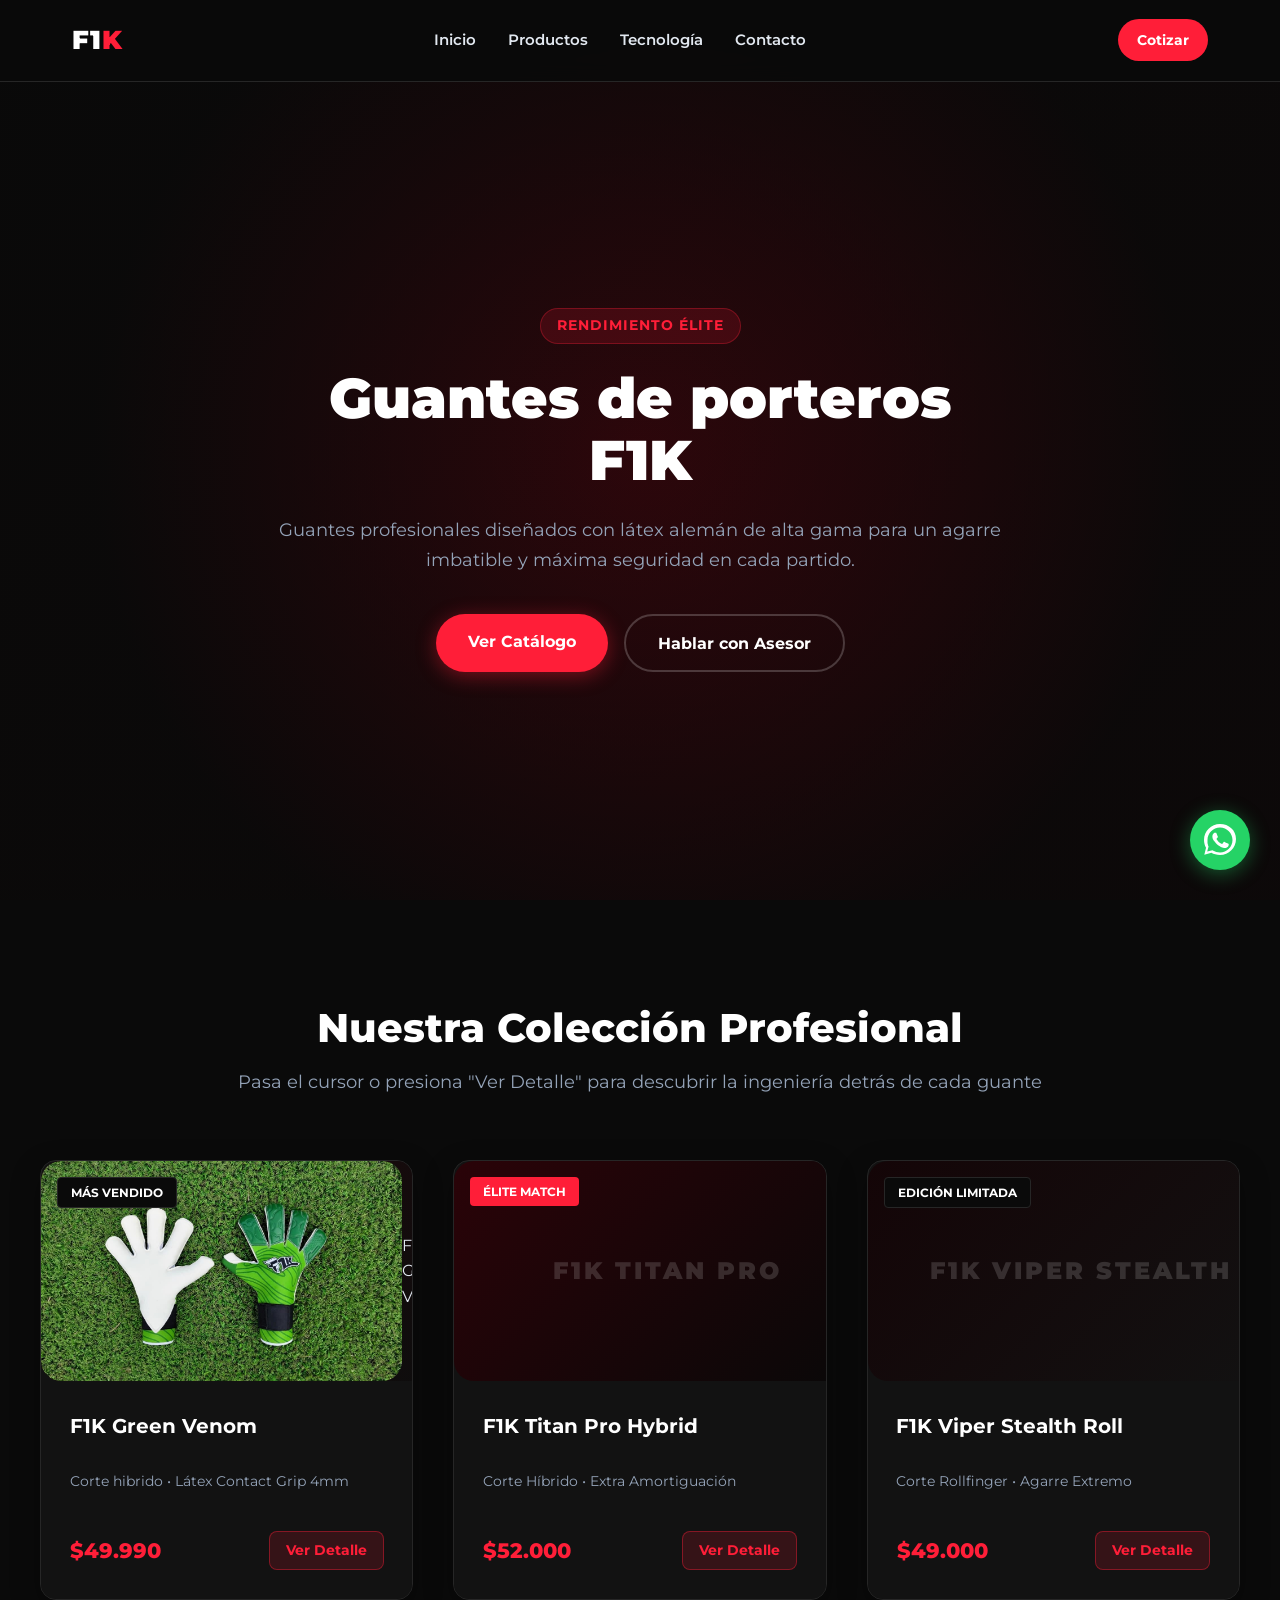
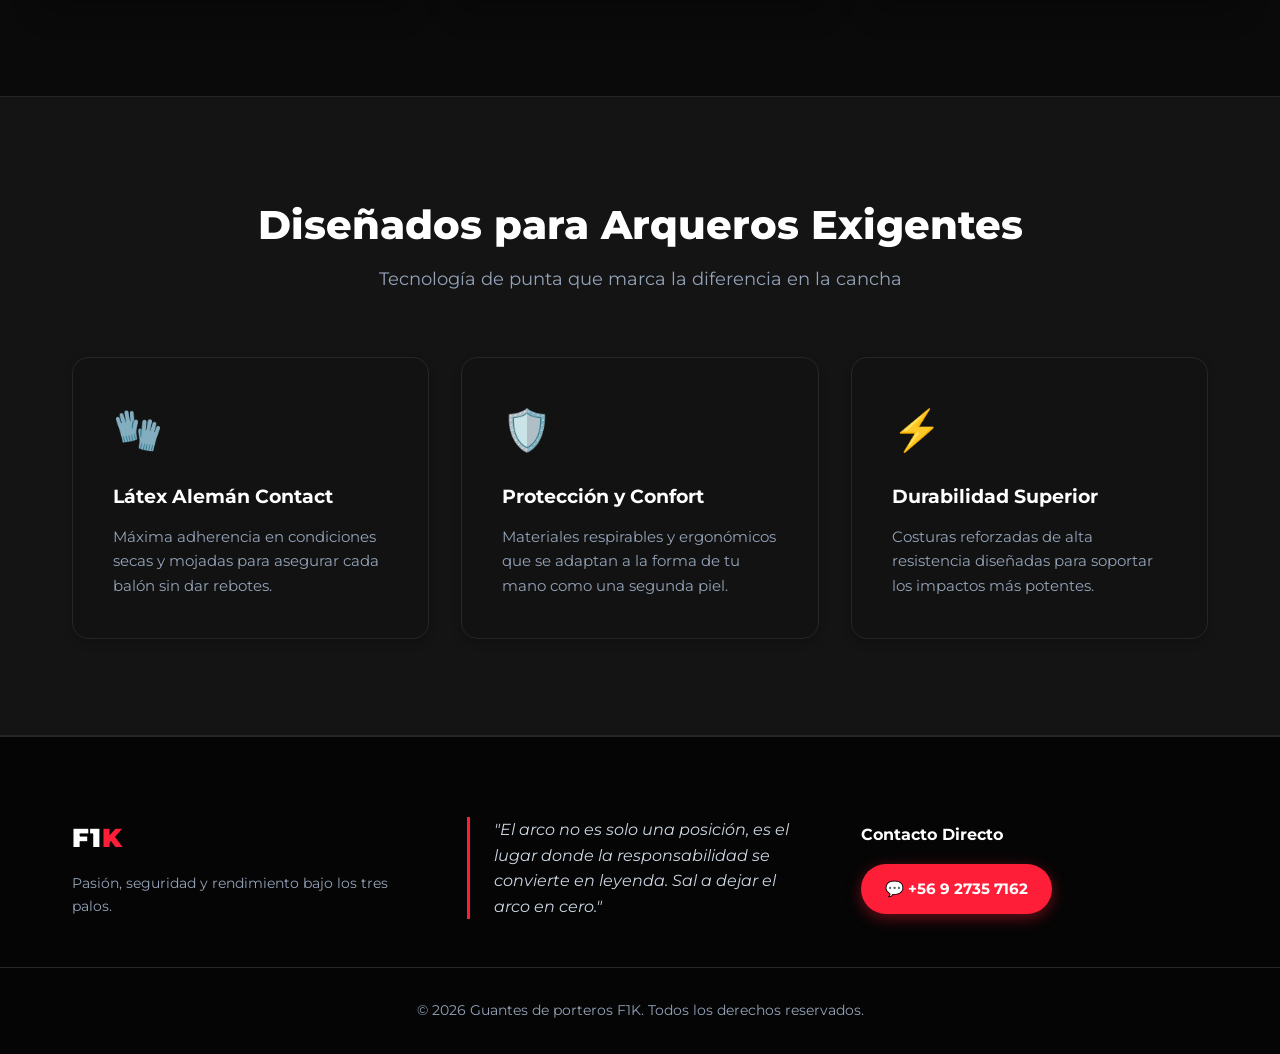
<file: index.html>
<!DOCTYPE html>
<html lang="es">
<head>
    <meta charset="UTF-8">
    <meta name="viewport" content="width=device-width, initial-scale=1.0">
    <title>Guantes de porteros F1K | Guantes Profesionales para Arqueros</title>
    <link rel="stylesheet" href="style.css">
    <!-- Fuentes de Google Fonts -->
    <link rel="preconnect" href="https://fonts.googleapis.com">
    <link rel="preconnect" href="https://fonts.gstatic.com" crossorigin>
    <link href="https://fonts.googleapis.com/css2?family=Montserrat:wght@400;600;700;800;900&display=swap" rel="stylesheet">
</head>
<body>

    <!-- Header / Barra de Navegación -->
    <header class="header">
        <div class="container nav-container">
            <div class="logo">F1<span>K</span></div>
            <nav class="nav-menu">
                <a href="#inicio">Inicio</a>
                <a href="#productos">Productos</a>
                <a href="#tecnologia">Tecnología</a>
                <a href="#contacto">Contacto</a>
            </nav>
            <a href="https://wa.me/56927357162" class="btn-nav" target="_blank" rel="noopener noreferrer">Cotizar</a>
        </div>
    </header>

    <!-- Sección Hero -->
    <section id="inicio" class="hero">
        <div class="hero-overlay"></div>
        <div class="container hero-content">
            <span class="badge">Rendimiento Élite</span>
            <h1>Guantes de porteros F1K</h1>
            <p>Guantes profesionales diseñados con látex alemán de alta gama para un agarre imbatible y máxima seguridad en cada partido.</p>
            <div class="hero-buttons">
                <a href="#productos" class="btn btn-primary">Ver Catálogo</a>
                <a href="https://wa.me/56927357162" class="btn btn-secondary" target="_blank" rel="noopener noreferrer">Hablar con Asesor</a>
            </div>
        </div>
    </section>

    <!-- Sección de Productos -->
    <section id="productos" class="products container">
        <div class="section-title">
            <h2>Nuestra Colección Profesional</h2>
            <p>Pasa el cursor o presiona "Ver Detalle" para descubrir la ingeniería detrás de cada guante</p>
        </div>
        <div class="product-grid">
            <!-- Producto 1 -->
            <div class="card-container">
                <div class="card-flipper">
                    <!-- Frente de la tarjeta -->
                    <div class="card-front">
                        <div class="product-tag">Más Vendido</div>
                        <div class="product-img-wrapper img-bg-1">
                            <img
                            src="img/green-venom.jpg.jpeg"
                            alt="GREEN VENOM"
                            <span class="img-title">F1K GREEN VENOM</span>
                        </div>
                        <div class="product-info">
                            <h3>F1K Green Venom</h3>
                            <p class="specs">Corte hibrido • Látex Contact Grip 4mm</p>
                            <div class="price-action">
                                <span class="price">$49.990</span>
                                <span class="btn-card">Ver Detalle</span>
                            </div>
                        </div>
                    </div>
                    <!-- Reverso de la tarjeta (Detalle con imagen de fondo oscurecida) -->
                    <div class="card-back img-bg-1">
                        <div class="card-back-content">
                            <h3>Detalles Técnicos</h3>
                            <ul>
                                <li><strong>Corte:</strong> Roll finger para una mayor amortiguacion al balon.</li>
                                <li><strong>Palma:</strong> 4mm Látex Alemán Contact Grip.</li>
                                <li><strong>Dorso:</strong> Neopreno ligero y transpirable, en el dorso con latex sintetico en la zona de despeje de puños para un mejor despeje y durabilidad.</li>
                                <li><strong>Muñequera:</strong> Elástica en la muñequera de una vuelta para un ajuste otimo.</li>
                            </ul>
                            <a href="https://wa.me/56927357162?text=Hola,%20quiero%20comprar%20el%20modelo%20F1K%20X1%20Negative" class="btn-whatsapp-card" target="_blank" rel="noopener noreferrer">Pedir por WhatsApp</a>
                        </div>
                    </div>
                </div>
            </div>

            <!-- Producto 2 -->
            <div class="card-container">
                <div class="card-flipper">
                    <!-- Frente de la tarjeta -->
                    <div class="card-front">
                        <div class="product-tag elite">Élite Match</div>
                        <div class="product-img-wrapper img-bg-2">
                            <span class="img-title">F1K TITAN PRO</span>
                        </div>
                        <div class="product-info">
                            <h3>F1K Titan Pro Hybrid</h3>
                            <p class="specs">Corte Híbrido • Extra Amortiguación</p>
                            <div class="price-action">
                                <span class="price">$52.000</span>
                                <span class="btn-card">Ver Detalle</span>
                            </div>
                        </div>
                    </div>
                    <!-- Reverso de la tarjeta -->
                    <div class="card-back img-bg-2">
                        <div class="card-back-content">
                            <h3>Detalles Técnicos</h3>
                            <ul>
                                <li><strong>Corte:</strong> Híbrido Roll-Negative avanzado.</li>
                                <li><strong>Palma:</strong> Látex Pro Grip de alto rendimiento en lluvia.</li>
                                <li><strong>Zona de Puños:</strong> Relieve 3D de alta densidad para despejes.</li>
                                <li><strong>Protección:</strong> Dedos sin férulas (máxima flexibilidad).</li>
                            </ul>
                            <a href="https://wa.me/56927357162?text=Hola,%20quiero%20comprar%20el%20modelo%20F1K%20Titan%20Pro%20Hybrid" class="btn-whatsapp-card" target="_blank" rel="noopener noreferrer">Pedir por WhatsApp</a>
                        </div>
                    </div>
                </div>
            </div>

            <!-- Producto 3 -->
            <div class="card-container">
                <div class="card-flipper">
                    <!-- Frente de la tarjeta -->
                    <div class="card-front">
                        <div class="product-tag">Edición Limitada</div>
                        <div class="product-img-wrapper img-bg-3">
                            <span class="img-title">F1K VIPER STEALTH</span>
                        </div>
                        <div class="product-info">
                            <h3>F1K Viper Stealth Roll</h3>
                            <p class="specs">Corte Rollfinger • Agarre Extremo</p>
                            <div class="price-action">
                                <span class="price">$49.000</span>
                                <span class="btn-card">Ver Detalle</span>
                            </div>
                        </div>
                    </div>
                    <!-- Reverso de la tarjeta -->
                    <div class="card-back img-bg-3">
                        <div class="card-back-content">
                            <h3>Detalles Técnicos</h3>
                            <ul>
                                <li><strong>Corte:</strong> Rollfinger clásico con máxima superficie de contacto.</li>
                                <li><strong>Palma:</strong> Látex alemán absorbe-impactos.</li>
                                <li><strong>Cuerpo:</strong> Neopreno de alta gama con diseño aerodinámico.</li>
                                <li><strong>Uso recomendado:</strong> Partidos profesionales en pasto natural.</li>
                            </ul>
                            <a href="https://wa.me/56927357162?text=Hola,%20quiero%20comprar%20el%20modelo%20F1K%20Viper%20Stealth%20Roll" class="btn-whatsapp-card" target="_blank" rel="noopener noreferrer">Pedir por WhatsApp</a>
                        </div>
                    </div>
                </div>
            </div>
        </div>
    </section>

    <!-- Sección de Tecnología / Diferenciales -->
    <section id="tecnologia" class="tech-section">
        <div class="container">
            <div class="section-title">
                <h2>Diseñados para Arqueros Exigentes</h2>
                <p>Tecnología de punta que marca la diferencia en la cancha</p>
            </div>
            <div class="tech-grid">
                <div class="tech-card">
                    <div class="tech-icon">🧤</div>
                    <h3>Látex Alemán Contact</h3>
                    <p>Máxima adherencia en condiciones secas y mojadas para asegurar cada balón sin dar rebotes.</p>
                </div>
                <div class="tech-card">
                    <div class="tech-icon">🛡️</div>
                    <h3>Protección y Confort</h3>
                    <p>Materiales respirables y ergonómicos que se adaptan a la forma de tu mano como una segunda piel.</p>
                </div>
                <div class="tech-card">
                    <div class="tech-icon">⚡</div>
                    <h3>Durabilidad Superior</h3>
                    <p>Costuras reforzadas de alta resistencia diseñadas para soportar los impactos más potentes.</p>
                </div>
            </div>
        </div>
    </section>

    <!-- Botón flotante de WhatsApp -->
    <a href="https://wa.me/56927357162?text=Hola,%20necesito%20asesoría%20para%20elegir%20mis%20guantes%20profesionales%20F1K" class="whatsapp-float" target="_blank" rel="noopener noreferrer" aria-label="Contacto por WhatsApp">
        <svg xmlns="http://www.w3.org/2000/svg" viewBox="0 0 32 32" width="32" height="32" fill="currentColor"><path d="M16 0C7.164 0 0 7.164 0 16c0 2.822.738 5.485 2.028 7.792L.322 30.678l7.086-1.856C9.578 30.17 12.697 31 16 31c8.836 0 16-7.164 16-16S24.836 0 16 0zm0 28.5c-2.585 0-5.01-.715-7.072-1.957l-.507-.307-5.228 1.37 1.398-5.1-.33-.532A12.43 12.43 0 0 1 3.5 16C3.5 9.096 9.096 3.5 16 3.5S28.5 9.096 28.5 16 22.904 28.5 16 28.5zm7.33-9.288c-.402-.2-2.382-1.176-2.752-1.31-.37-.134-.638-.2-.906.2-.268.4-.972 1.31-1.192 1.58-.22.27-.44.302-.81.102-.37-.2-1.562-.576-2.977-1.836-1.1-1.002-1.84-2.24-2.056-2.61-.216-.37-.023-.57.174-.768.178-.178.402-.464.602-.696.2-.232.268-.4.402-.668.134-.268.067-.502-.034-.702-.102-.2-.906-2.184-1.242-2.99-.324-.784-.654-.678-.906-.69l-.774-.014c-.268 0-.704.1-1.072.5-.37.4-1.41 1.376-1.41 3.356s1.444 3.89 1.644 4.158c.2.268 2.834 4.328 6.87 6.068.96.414 1.71.662 2.292.848.964.306 1.84.262 2.532.158.772-.116 2.382-.974 2.718-1.914.336-.94.336-1.748.236-1.914-.1-.168-.37-.268-.772-.468z"/></svg>
    </a>

    <!-- Footer -->
    <footer id="contacto" class="footer">
        <div class="container footer-content">
            <div class="footer-brand">
                <div class="logo">F1<span>K</span></div>
                <p>Pasión, seguridad y rendimiento bajo los tres palos.</p>
            </div>
            <div class="footer-quote">
                <p class="quote-text">"El arco no es solo una posición, es el lugar donde la responsabilidad se convierte en leyenda. Sal a dejar el arco en cero."</p>
            </div>
            <div class="footer-contact">
                <h4>Contacto Directo</h4>
                <a href="https://wa.me/56927357162" class="footer-whatsapp-btn" target="_blank" rel="noopener noreferrer">
                    💬 +56 9 2735 7162
                </a>
            </div>
        </div>
        <div class="footer-bottom">
            <p>&copy; 2026 Guantes de porteros F1K. Todos los derechos reservados.</p>
        </div>
    </footer>

</body>
</html>
</file>
<file: style.css>
/* Variables y Estilos Generales - Tema Negro y Rojo Fluorescente */
:root {
    --primary: #0a0a0a;
    --secondary: #121212;
    --accent: #ff1e38;
    --accent-hover: #e0122b;
    --text-color: #e2e8f0;
    --text-muted: #94a3b8;
    --light-bg: #141414;
    --white: #ffffff;
    --border-color: #262626;
    --transition: all 0.3s ease;
}

* {
    margin: 0;
    padding: 0;
    box-sizing: border-box;
}

html {
    scroll-behavior: smooth;
}

body {
    font-family: 'Montserrat', sans-serif;
    color: var(--text-color);
    background-color: var(--primary);
    line-height: 1.6;
}

.container {
    max-width: 1200px;
    margin: 0 auto;
    padding: 0 2rem;
}

/* Header */
.header {
    position: fixed;
    top: 0;
    left: 0;
    width: 100%;
    background: rgba(10, 10, 10, 0.95);
    backdrop-filter: blur(10px);
    z-index: 1000;
    padding: 1.2rem 0;
    border-bottom: 1px solid var(--border-color);
}

.nav-container {
    display: flex;
    justify-content: space-between;
    align-items: center;
}

.logo {
    color: var(--white);
    font-size: 1.6rem;
    font-weight: 900;
    letter-spacing: 1px;
}

.logo span {
    color: var(--accent);
}

.nav-menu {
    display: flex;
    gap: 2rem;
}

.nav-menu a {
    color: var(--text-color);
    text-decoration: none;
    font-weight: 600;
    font-size: 0.95rem;
    transition: var(--transition);
}

.nav-menu a:hover {
    color: var(--accent);
}

.btn-nav {
    background-color: var(--accent);
    color: var(--white);
    padding: 0.6rem 1.2rem;
    border-radius: 50px;
    text-decoration: none;
    font-weight: 700;
    font-size: 0.9rem;
    transition: var(--transition);
}

.btn-nav:hover {
    background-color: var(--accent-hover);
    transform: translateY(-2px);
    box-shadow: 0 0 15px rgba(255, 30, 56, 0.4);
}

/* Hero Section */
.hero {
    position: relative;
    height: 100vh;
    background: linear-gradient(135deg, #050505 0%, #1a0205 100%);
    display: flex;
    align-items: center;
    text-align: center;
    color: var(--white);
    padding-top: 80px;
}

.hero-overlay {
    position: absolute;
    top: 0;
    left: 0;
    width: 100%;
    height: 100%;
    background: radial-gradient(circle, rgba(255, 30, 56, 0.12) 0%, rgba(10, 10, 10, 0.85) 70%);
}

.hero-content {
    position: relative;
    z-index: 2;
    max-width: 800px;
    margin: 0 auto;
}

.badge {
    display: inline-block;
    background: rgba(255, 30, 56, 0.15);
    color: var(--accent);
    padding: 0.4rem 1rem;
    border-radius: 50px;
    font-weight: 700;
    font-size: 0.85rem;
    margin-bottom: 1.5rem;
    letter-spacing: 1px;
    text-transform: uppercase;
    border: 1px solid rgba(255, 30, 56, 0.3);
}

.hero h1 {
    font-size: 3.5rem;
    font-weight: 900;
    line-height: 1.1;
    margin-bottom: 1.5rem;
    color: var(--white);
}

.hero p {
    font-size: 1.15rem;
    color: var(--text-muted);
    margin-bottom: 2.5rem;
}

.hero-buttons {
    display: flex;
    gap: 1rem;
    justify-content: center;
}

.btn {
    padding: 0.9rem 2rem;
    border-radius: 50px;
    font-weight: 700;
    text-decoration: none;
    transition: var(--transition);
    font-size: 1rem;
}

.btn-primary {
    background-color: var(--accent);
    color: var(--white);
    box-shadow: 0 4px 20px rgba(255, 30, 56, 0.4);
}

.btn-primary:hover {
    background-color: var(--accent-hover);
    transform: translateY(-3px);
    box-shadow: 0 6px 25px rgba(255, 30, 56, 0.6);
}

.btn-secondary {
    background: transparent;
    color: var(--white);
    border: 2px solid rgba(255, 255, 255, 0.2);
}

.btn-secondary:hover {
    border-color: var(--accent);
    background: rgba(255, 30, 56, 0.05);
}

/* Sección Productos & Efecto Flip 3D (Sin JS) */
.products {
    padding: 6rem 0;
}

.section-title {
    text-align: center;
    margin-bottom: 4rem;
}

.section-title h2 {
    font-size: 2.5rem;
    font-weight: 800;
    color: var(--white);
    margin-bottom: 0.5rem;
}

.section-title p {
    color: var(--text-muted);
    font-size: 1.1rem;
}

.product-grid {
    display: grid;
    grid-template-columns: repeat(auto-fit, minmax(320px, 1fr));
    gap: 2.5rem;
}

/* Contenedor con perspectiva 3D */
.card-container {
    background-color: transparent;
    height: 440px;
    perspective: 1000px;
}

/* Flipper que rota 180 grados al hacer hover */
.card-flipper {
    position: relative;
    width: 100%;
    height: 100%;
    transition: transform 0.6s cubic-bezier(0.4, 0.2, 0.2, 1);
    transform-style: preserve-3d;
    border-radius: 16px;
    box-shadow: 0 10px 30px rgba(0, 0, 0, 0.3);
}

.card-container:hover .card-flipper {
    transform: rotateY(180deg);
}

/* Propiedades comunes de las caras de la tarjeta */
.card-front, .card-back {
    position: absolute;
    width: 100%;
    height: 100%;
    backface-visibility: hidden;
    -webkit-backface-visibility: hidden;
    border-radius: 16px;
    overflow: hidden;
    border: 1px solid var(--border-color);
}

/* Frente de la tarjeta */
.card-front {
    background: var(--secondary);
    display: flex;
    flex-direction: column;
}

.product-tag {
    position: absolute;
    top: 1rem;
    left: 1rem;
    background: var(--primary);
    color: var(--white);
    font-size: 0.75rem;
    font-weight: 700;
    padding: 0.3rem 0.8rem;
    border-radius: 4px;
    z-index: 2;
    text-transform: uppercase;
    border: 1px solid var(--border-color);
}

.product-tag.elite {
    background: var(--accent);
    border: none;
}

/* Fondos simulados con imágenes corporativas oscuras */
.product-img-wrapper {
    height: 220px;
    display: flex;
    align-items: center;
    justify-content: center;
    position: relative;
}

.img-bg-1 {
    background: linear-gradient(135deg, #1f080b 0%, #0d0d0d 100%);
}

.img-bg-2 {
    background: linear-gradient(135deg, #2a0308 0%, #080808 100%);
}

.img-bg-3 {
    background: linear-gradient(135deg, #140507 0%, #121212 100%);
}

.img-title {
    font-weight: 900;
    color: rgba(255, 255, 255, 0.15);
    letter-spacing: 3px;
    font-size: 1.5rem;
}

.product-info {
    padding: 1.8rem;
    display: flex;
    flex-direction: column;
    justify-content: space-between;
    flex-grow: 1;
    background-color: var(--secondary);
}

.product-info h3 {
    font-size: 1.25rem;
    font-weight: 700;
    color: var(--white);
    margin-bottom: 0.4rem;
}

.specs {
    font-size: 0.85rem;
    color: var(--text-muted);
    margin-bottom: 1rem;
}

.price-action {
    display: flex;
    justify-content: space-between;
    align-items: center;
}

.price {
    font-size: 1.3rem;
    font-weight: 800;
    color: var(--accent);
}

.btn-card {
    background-color: rgba(255, 30, 56, 0.15);
    color: var(--accent);
    border: 1px solid rgba(255, 30, 56, 0.4);
    padding: 0.5rem 1rem;
    border-radius: 8px;
    font-weight: 700;
    font-size: 0.85rem;
    cursor: pointer;
    transition: var(--transition);
}

.card-container:hover .btn-card {
    background-color: var(--accent);
    color: var(--white);
}

/* Reverso de la tarjeta (Detalle con imagen de fondo más oscurecida) */
.card-back {
    transform: rotateY(180deg);
    display: flex;
    align-items: center;
    padding: 2rem;
    position: relative;
}

/* Capa de oscurecimiento extra sobre la misma imagen de fondo */
.card-back::before {
    content: '';
    position: absolute;
    top: 0;
    left: 0;
    width: 100%;
    height: 100%;
    background: rgba(5, 5, 5, 0.92);
    z-index: 1;
}

.card-back-content {
    position: relative;
    z-index: 2;
    width: 100%;
    color: var(--white);
}

.card-back-content h3 {
    font-size: 1.3rem;
    font-weight: 800;
    color: var(--accent);
    margin-bottom: 1rem;
    text-transform: uppercase;
    letter-spacing: 0.5px;
}

.card-back-content ul {
    list-style: none;
    margin-bottom: 1.5rem;
}

.card-back-content ul li {
    font-size: 0.9rem;
    color: var(--text-color);
    margin-bottom: 0.6rem;
    line-height: 1.4;
}

.card-back-content ul li strong {
    color: var(--white);
}

.btn-whatsapp-card {
    display: block;
    width: 100%;
    text-align: center;
    background-color: var(--accent);
    color: var(--white);
    padding: 0.8rem;
    border-radius: 8px;
    text-decoration: none;
    font-weight: 700;
    font-size: 0.9rem;
    transition: var(--transition);
    box-shadow: 0 4px 15px rgba(255, 30, 56, 0.4);
}

.btn-whatsapp-card:hover {
    background-color: var(--accent-hover);
    transform: translateY(-2px);
}

/* Sección Tecnología */
.tech-section {
    background-color: var(--light-bg);
    padding: 6rem 0;
    border-top: 1px solid var(--border-color);
    border-bottom: 1px solid var(--border-color);
}

.tech-grid {
    display: grid;
    grid-template-columns: repeat(auto-fit, minmax(300px, 1fr));
    gap: 2rem;
}

.tech-card {
    background: var(--secondary);
    padding: 2.5rem;
    border-radius: 16px;
    border: 1px solid var(--border-color);
    box-shadow: 0 4px 10px rgba(0,0,0,0.2);
}

.tech-icon {
    font-size: 2.5rem;
    margin-bottom: 1.2rem;
}

.tech-card h3 {
    font-size: 1.2rem;
    font-weight: 700;
    color: var(--white);
    margin-bottom: 0.8rem;
}

.tech-card p {
    color: var(--text-muted);
    font-size: 0.95rem;
}

/* Botón flotante de WhatsApp */
.whatsapp-float {
    position: fixed;
    bottom: 30px;
    right: 30px;
    background-color: #25d366;
    color: #ffffff;
    width: 60px;
    height: 60px;
    border-radius: 50%;
    display: flex;
    align-items: center;
    justify-content: center;
    box-shadow: 0 4px 20px rgba(37, 211, 102, 0.4);
    z-index: 1000;
    transition: var(--transition);
}

.whatsapp-float:hover {
    transform: scale(1.1);
    background-color: #22bf5b;
}

/* Footer */
.footer {
    background-color: #050505;
    color: var(--white);
    padding: 5rem 0 2rem;
    border-top: 1px solid var(--border-color);
}

.footer-content {
    display: grid;
    grid-template-columns: repeat(auto-fit, minmax(280px, 1fr));
    gap: 3rem;
    align-items: center;
    margin-bottom: 3rem;
}

.footer-brand p {
    color: var(--text-muted);
    margin-top: 0.8rem;
    font-size: 0.9rem;
}

.footer-quote {
    border-left: 3px solid var(--accent);
    padding-left: 1.5rem;
}

.quote-text {
    font-style: italic;
    color: #cbd5e1;
    font-size: 1rem;
    line-height: 1.6;
}

.footer-contact h4 {
    font-size: 1rem;
    margin-bottom: 1rem;
    color: var(--white);
}

.footer-whatsapp-btn {
    display: inline-block;
    background-color: var(--accent);
    color: var(--white);
    padding: 0.8rem 1.5rem;
    border-radius: 50px;
    text-decoration: none;
    font-weight: 700;
    font-size: 0.95rem;
    transition: var(--transition);
    box-shadow: 0 4px 15px rgba(255, 30, 56, 0.4);
}

.footer-whatsapp-btn:hover {
    background-color: var(--accent-hover);
    transform: translateY(-2px);
}

.footer-bottom {
    text-align: center;
    padding-top: 2rem;
    border-top: 1px solid var(--border-color);
    color: var(--text-muted);
    font-size: 0.85rem;
}

/* Responsivo */
@media (max-width: 768px) {
    .hero h1 {
        font-size: 2.5rem;
    }
    .nav-menu {
        display: none;
    }
}


/* Imagen real de los guantes F1K */
.product-img {
    width: 100%;
    aspect-ratio: 1 / 1;
    overflow: hidden;
    border-radius: 12px;
}

.product-img img {
    width: 100%;
    height: 200px;
    object-fit: cover;
    object-position: center;
    display: block;
    border-radius: 12px;
}

/* Imagen del producto GREEN VENOM */
.product-img-wrapper {
    width: 100%;
    aspect-ratio: 1 / 1;
    overflow: hidden;
    border-radius: 16px;
    position: relative;
}

.product-img-wrapper img {
    width: 100%;
    height: 150px;
    object-fit: cover;
    object-position: center;
    display: block;
    border-radius: 20px;
}
/* Contenedor de la imagen del producto */
.product-img-wrapper {
  width: 115%;
  aspect-ratio: 1 / 1; /* Mantiene el contenedor perfectamente cuadrado */
  overflow: hidden;
  border-radius: 20px;
  position: relative;
}

/* La imagen dentro del contenedor */
.product-img-wrapper img {
  width: 200%;
  height: 100%; /* Ocupa el 100% del alto del wrapper (en lugar de un valor fijo en px) */
  object-fit: cover; /* Evita que la imagen se deforme */
  object-position: center;
  display: block;
  border-radius: 20px; /* O puedes ajustarlo para que coincida con el wrapper */
}
</file>
